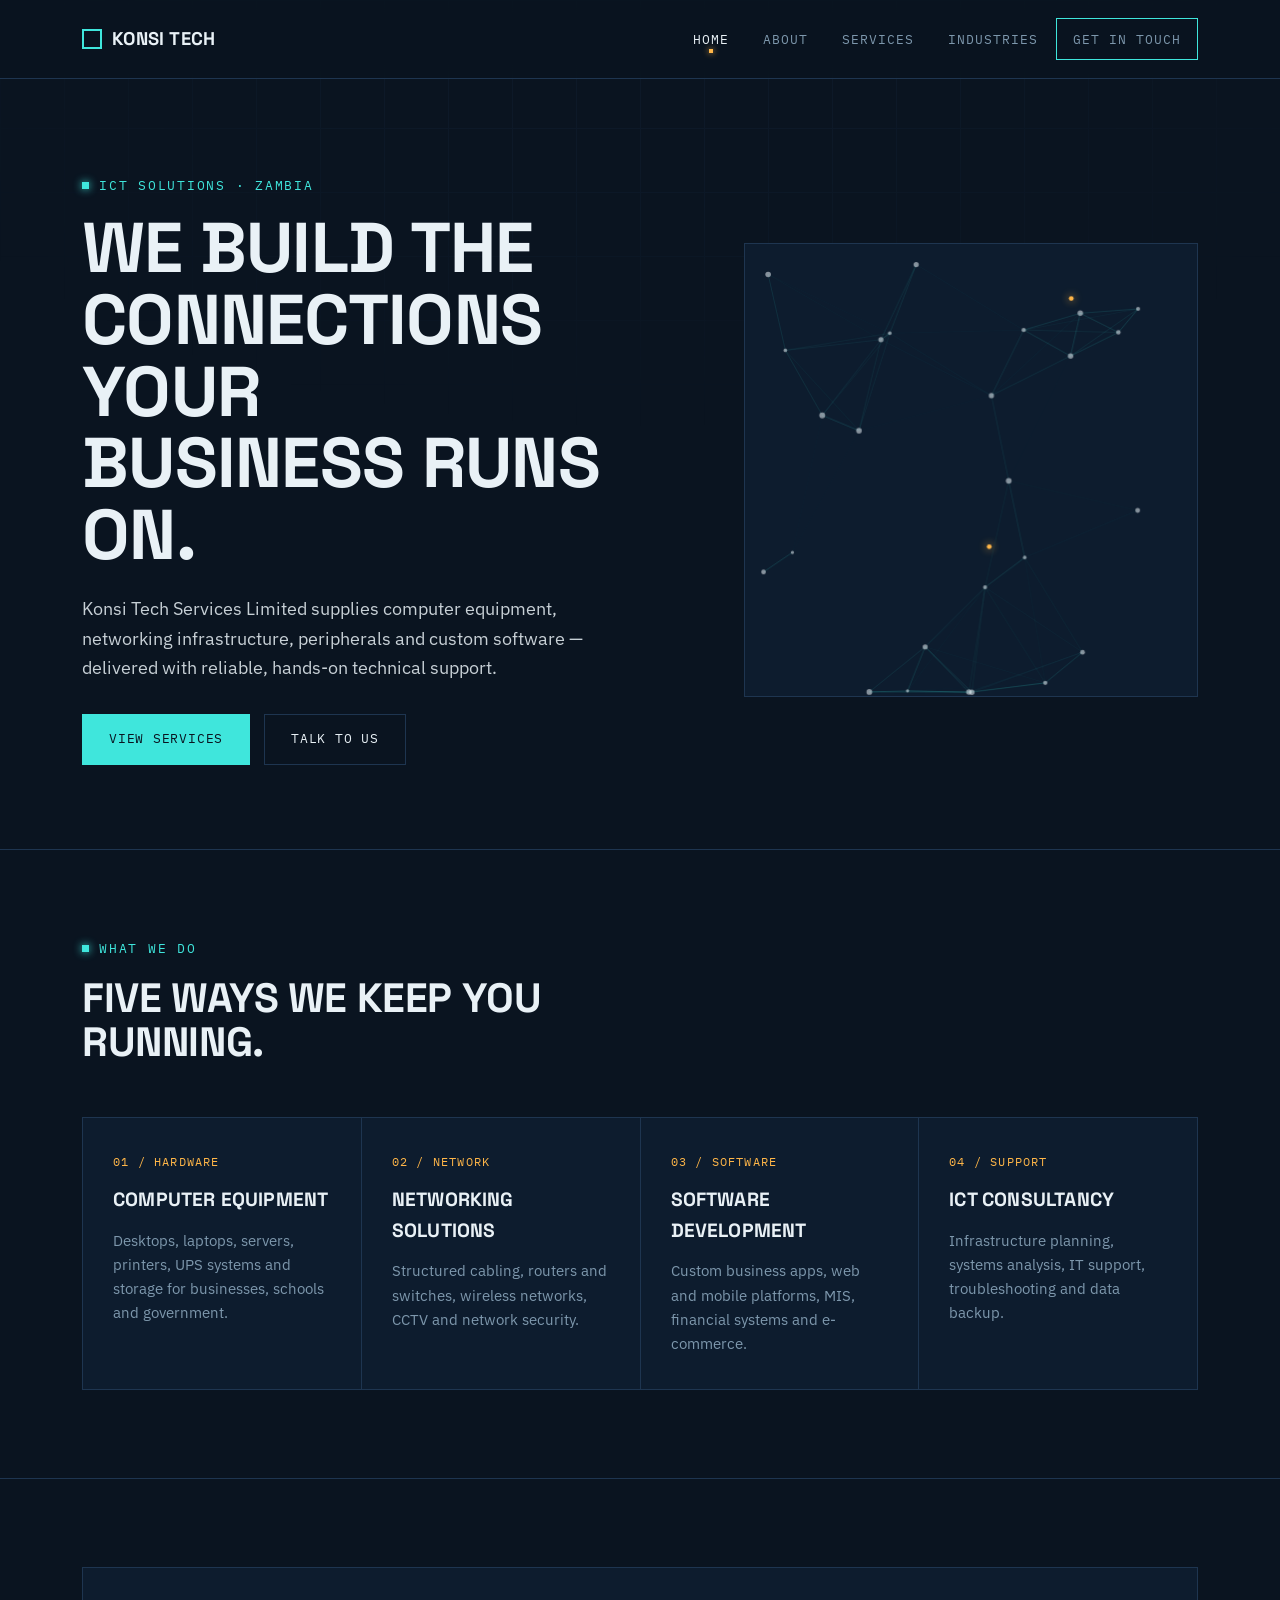
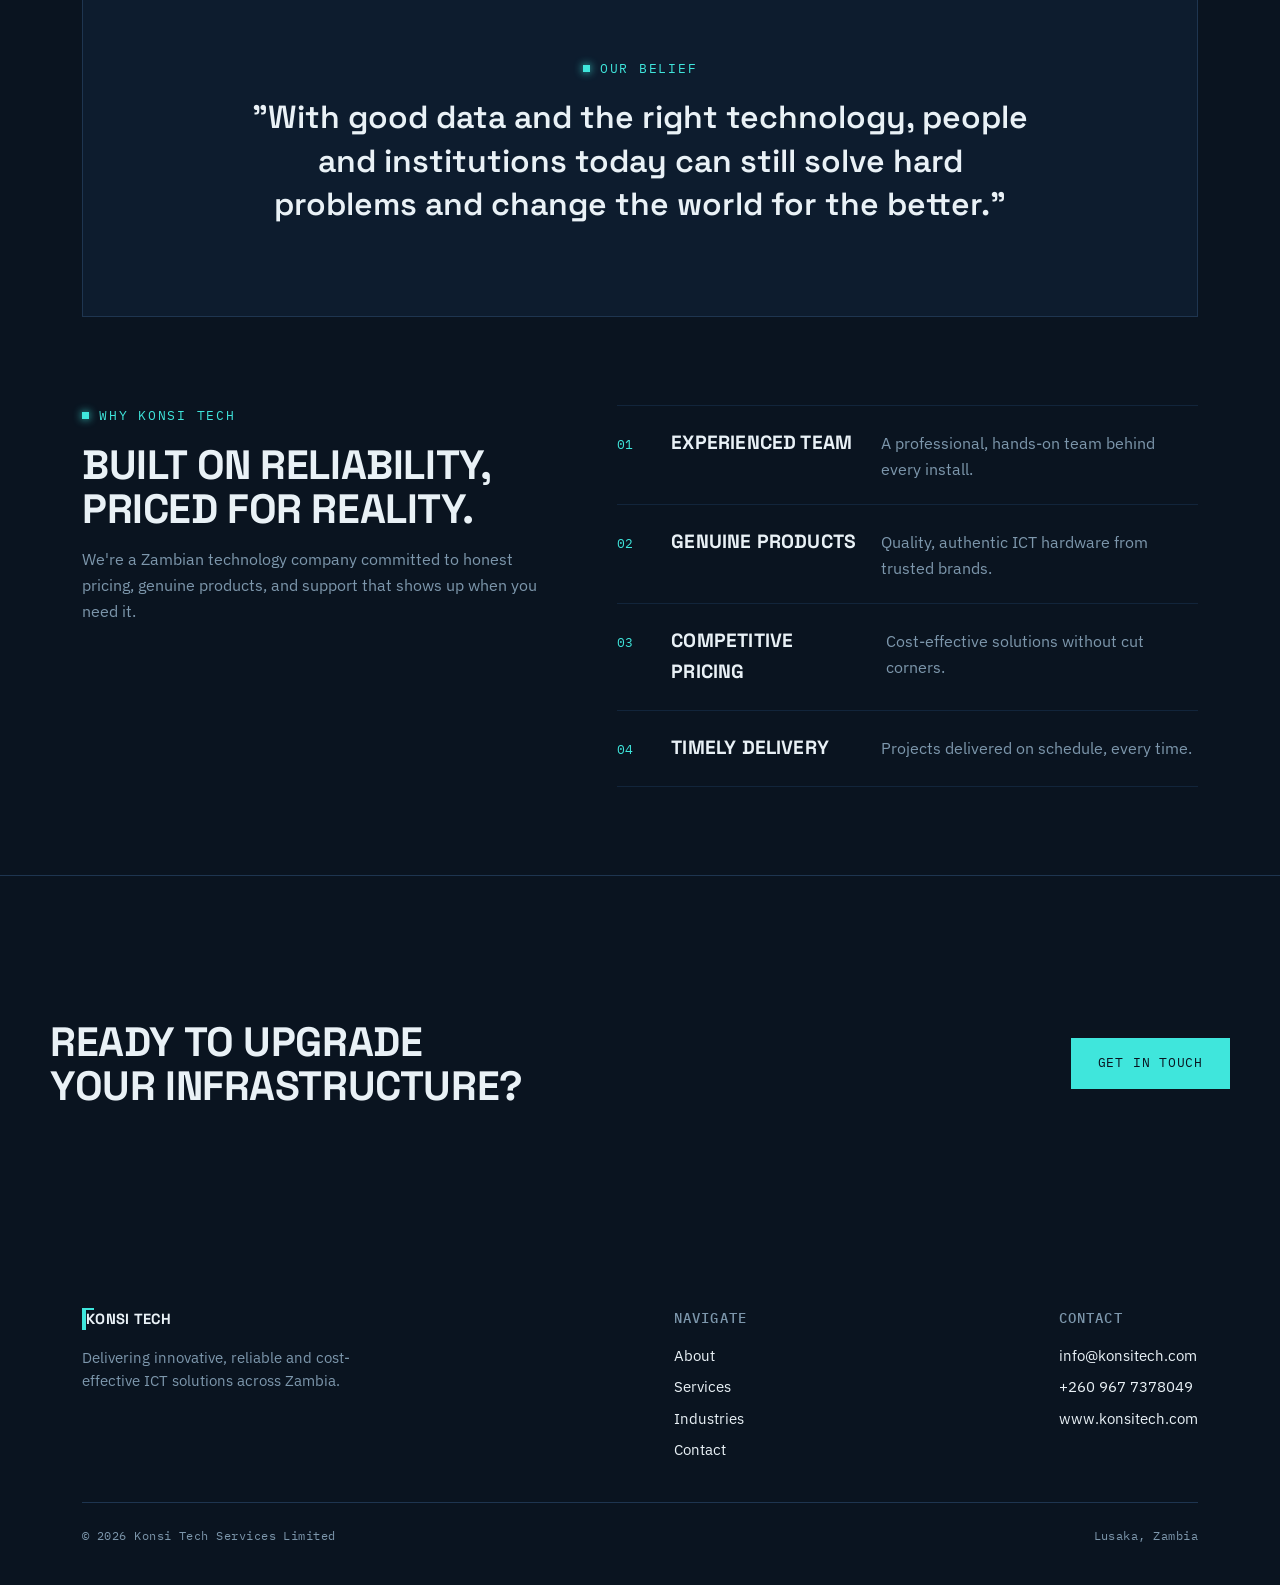
<file: index.html>
<!DOCTYPE html>
<html lang="en">
<head>
<meta charset="UTF-8">
<meta name="viewport" content="width=device-width, initial-scale=1.0">
<title>Konsi Tech Services Limited — ICT Products &amp; Software Solutions</title>
<meta name="description" content="Konsi Tech Services Limited supplies computer equipment, networking solutions, peripherals and custom software to businesses across Zambia.">
<link rel="stylesheet" href="style.css">
</head>
<body>
<div class="trace-bg"></div>

<header>
  <nav class="nav wrap">
    <a href="index.html" class="logo"><span class="chip"></span>KONSI TECH</a>
    <div class="navlinks">
      <a href="index.html" class="active">Home</a>
      <a href="about.html">About</a>
      <a href="services.html">Services</a>
      <a href="industries.html">Industries</a>
      <a href="contact.html" class="navcta">Get in Touch</a>
    </div>
    <button class="navtoggle">≡</button>
  </nav>
</header>

<main>
  <!-- HERO -->
  <section class="hero" style="border-bottom:1px solid var(--line);">
    <div class="wrap hero-grid">
      <div>
        <div class="eyebrow">ICT Solutions · Zambia</div>
        <h1>We build the<br>connections your<br>business runs on.</h1>
        <p class="lede">Konsi Tech Services Limited supplies computer equipment, networking infrastructure, peripherals and custom software — delivered with reliable, hands-on technical support.</p>
        <div class="hero-actions">
          <a href="services.html" class="btn btn-solid">View Services</a>
          <a href="contact.html" class="btn btn-ghost">Talk to Us</a>
        </div>
      </div>
      <canvas id="netcanvas" aria-hidden="true"></canvas>
    </div>
  </section>

  <!-- QUICK SERVICES -->
  <section>
    <div class="wrap">
      <div class="section-head" data-reveal>
        <div class="eyebrow">What We Do</div>
        <h2>Five ways we keep you running.</h2>
      </div>
      <div class="grid grid-4" data-reveal>
        <div class="cell">
          <span class="idx">01 / HARDWARE</span>
          <h3>Computer Equipment</h3>
          <p>Desktops, laptops, servers, printers, UPS systems and storage for businesses, schools and government.</p>
        </div>
        <div class="cell">
          <span class="idx">02 / NETWORK</span>
          <h3>Networking Solutions</h3>
          <p>Structured cabling, routers and switches, wireless networks, CCTV and network security.</p>
        </div>
        <div class="cell">
          <span class="idx">03 / SOFTWARE</span>
          <h3>Software Development</h3>
          <p>Custom business apps, web and mobile platforms, MIS, financial systems and e-commerce.</p>
        </div>
        <div class="cell">
          <span class="idx">04 / SUPPORT</span>
          <h3>ICT Consultancy</h3>
          <p>Infrastructure planning, systems analysis, IT support, troubleshooting and data backup.</p>
        </div>
      </div>
    </div>
  </section>

  <!-- SIGNATURE QUOTE -->
  <section style="border-bottom:none; padding-bottom:0;">
    <div class="wrap">
      <div class="signal-panel" data-reveal>
        <div class="eyebrow">Our Belief</div>
        <blockquote>"With good data and the right technology, people and institutions today can still solve hard problems and change the world for the better."</blockquote>
      </div>
    </div>
  </section>

  <!-- WHY CHOOSE US -->
  <section>
    <div class="wrap split">
      <div data-reveal>
        <div class="eyebrow">Why Konsi Tech</div>
        <h2>Built on reliability, priced for reality.</h2>
        <p style="margin-top:16px;">We're a Zambian technology company committed to honest pricing, genuine products, and support that shows up when you need it.</p>
      </div>
      <div data-reveal>
        <div class="value-row"><span class="num">01</span><h3>Experienced Team</h3><p>A professional, hands-on team behind every install.</p></div>
        <div class="value-row"><span class="num">02</span><h3>Genuine Products</h3><p>Quality, authentic ICT hardware from trusted brands.</p></div>
        <div class="value-row"><span class="num">03</span><h3>Competitive Pricing</h3><p>Cost-effective solutions without cut corners.</p></div>
        <div class="value-row"><span class="num">04</span><h3>Timely Delivery</h3><p>Projects delivered on schedule, every time.</p></div>
      </div>
    </div>
  </section>

  <!-- CTA -->
  <section style="border-bottom:none;">
    <div class="wrap cta-band" data-reveal>
      <h2>Ready to upgrade<br>your infrastructure?</h2>
      <a href="contact.html" class="btn btn-solid">Get in Touch</a>
    </div>
  </section>
</main>

<footer>
  <div class="wrap">
    <div class="foot-grid">
      <div class="foot-col" style="max-width:280px;">
        <a href="index.html" class="logo" style="margin-bottom:14px;"><span class="chip"></span>KONSI TECH</a>
        <p>Delivering innovative, reliable and cost-effective ICT solutions across Zambia.</p>
      </div>
      <div class="foot-col">
        <h3>Navigate</h3>
        <a href="about.html">About</a>
        <a href="services.html">Services</a>
        <a href="industries.html">Industries</a>
        <a href="contact.html">Contact</a>
      </div>
      <div class="foot-col">
        <h3>Contact</h3>
        <a href="mailto:info@konsitech.com">info@konsitech.com</a>
        <a href="tel:+260967737849">+260 967 7378049</a>
        <a href="https://www.konsitech.com">www.konsitech.com</a>
      </div>
    </div>
    <div class="foot-bottom">
      <span>© <span id="year"></span> Konsi Tech Services Limited</span>
      <span>Lusaka, Zambia</span>
    </div>
  </div>
</footer>

<script src="script.js"></script>
</body>
</html>
</file>
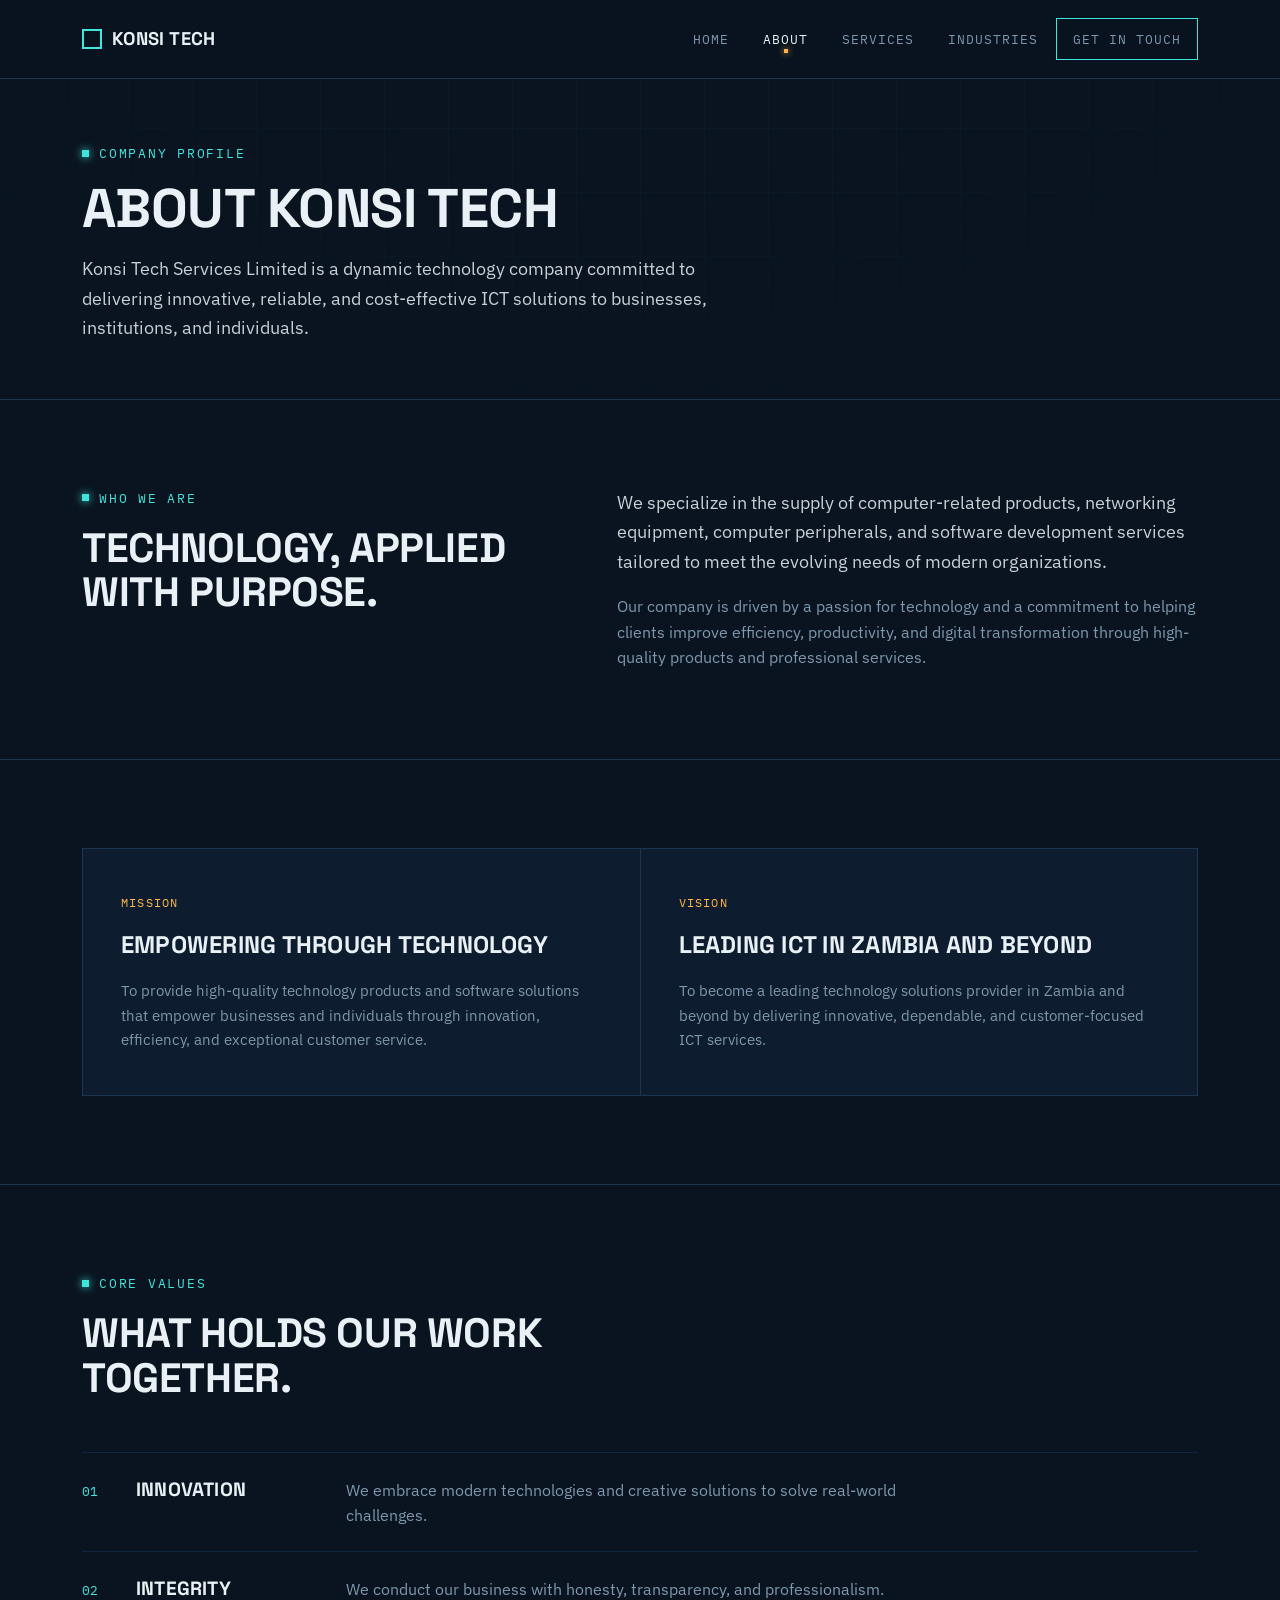
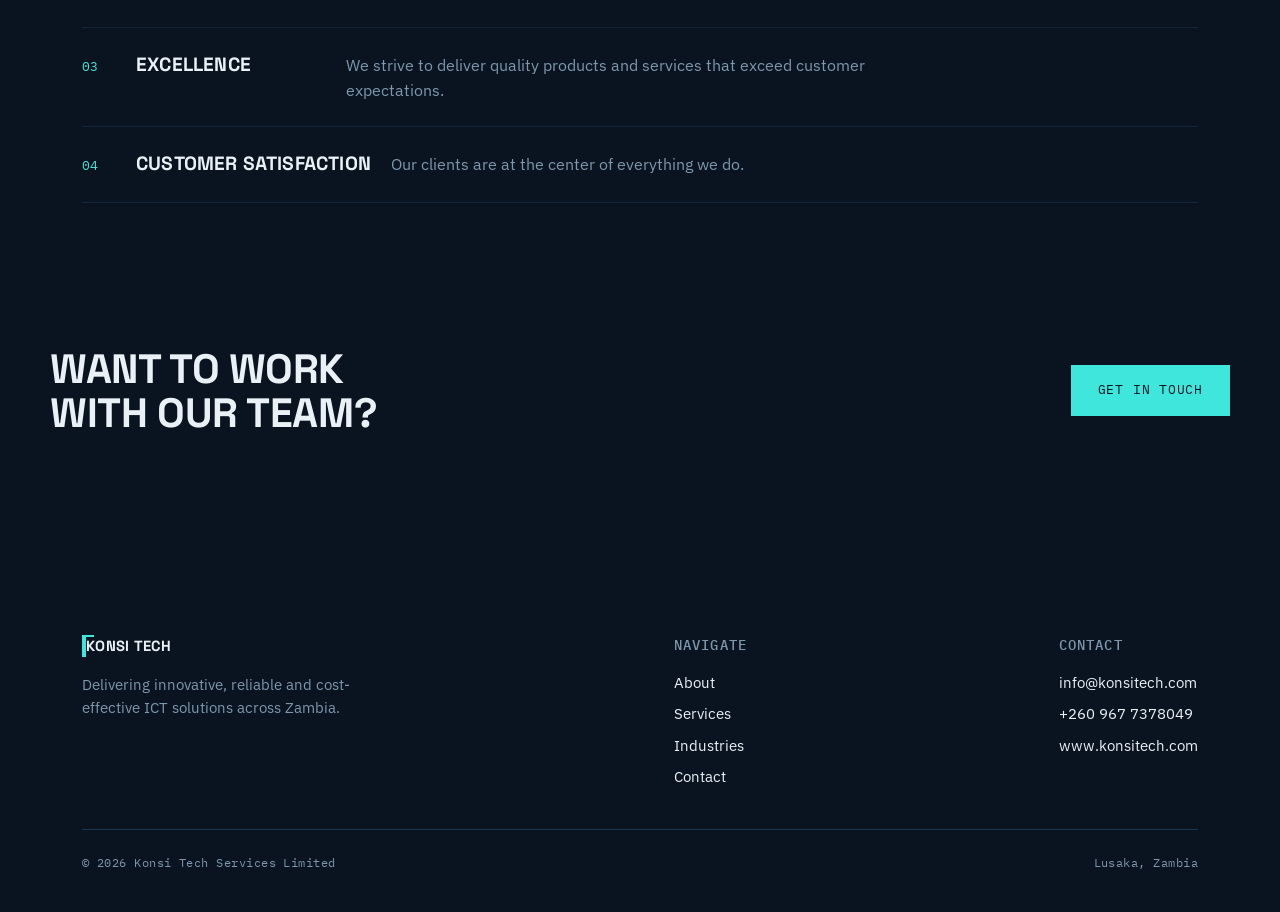
<file: about.html>
<!DOCTYPE html>
<html lang="en">
<head>
<meta charset="UTF-8">
<meta name="viewport" content="width=device-width, initial-scale=1.0">
<title>About — Konsi Tech Services Limited</title>
<meta name="description" content="Learn about Konsi Tech Services Limited's mission, vision and core values as a Zambian ICT solutions provider.">
<link rel="stylesheet" href="style.css">
</head>
<body>
<div class="trace-bg"></div>

<header>
  <nav class="nav wrap">
    <a href="index.html" class="logo"><span class="chip"></span>KONSI TECH</a>
    <div class="navlinks">
      <a href="index.html">Home</a>
      <a href="about.html" class="active">About</a>
      <a href="services.html">Services</a>
      <a href="industries.html">Industries</a>
      <a href="contact.html" class="navcta">Get in Touch</a>
    </div>
    <button class="navtoggle">≡</button>
  </nav>
</header>

<main>
  <section class="pagehead">
    <div class="wrap">
      <div class="eyebrow">Company Profile</div>
      <h1>About Konsi Tech</h1>
      <p class="lede">Konsi Tech Services Limited is a dynamic technology company committed to delivering innovative, reliable, and cost-effective ICT solutions to businesses, institutions, and individuals.</p>
    </div>
  </section>

  <section>
    <div class="wrap split">
      <div data-reveal>
        <div class="eyebrow">Who We Are</div>
        <h2>Technology, applied with purpose.</h2>
      </div>
      <div data-reveal>
        <p class="lede" style="margin-bottom:18px;">We specialize in the supply of computer-related products, networking equipment, computer peripherals, and software development services tailored to meet the evolving needs of modern organizations.</p>
        <p>Our company is driven by a passion for technology and a commitment to helping clients improve efficiency, productivity, and digital transformation through high-quality products and professional services.</p>
      </div>
    </div>
  </section>

  <section>
    <div class="wrap">
      <div class="grid grid-2" data-reveal>
        <div class="cell" style="padding:44px 38px;">
          <span class="idx">MISSION</span>
          <h3 style="font-size:1.5rem; margin-bottom:14px;">Empowering through technology</h3>
          <p>To provide high-quality technology products and software solutions that empower businesses and individuals through innovation, efficiency, and exceptional customer service.</p>
        </div>
        <div class="cell" style="padding:44px 38px;">
          <span class="idx">VISION</span>
          <h3 style="font-size:1.5rem; margin-bottom:14px;">Leading ICT in Zambia and beyond</h3>
          <p>To become a leading technology solutions provider in Zambia and beyond by delivering innovative, dependable, and customer-focused ICT services.</p>
        </div>
      </div>
    </div>
  </section>

  <section style="border-bottom:none;">
    <div class="wrap">
      <div class="section-head" data-reveal>
        <div class="eyebrow">Core Values</div>
        <h2>What holds our work together.</h2>
      </div>
      <div data-reveal>
        <div class="value-row"><span class="num">01</span><h3>Innovation</h3><p>We embrace modern technologies and creative solutions to solve real-world challenges.</p></div>
        <div class="value-row"><span class="num">02</span><h3>Integrity</h3><p>We conduct our business with honesty, transparency, and professionalism.</p></div>
        <div class="value-row"><span class="num">03</span><h3>Excellence</h3><p>We strive to deliver quality products and services that exceed customer expectations.</p></div>
        <div class="value-row"><span class="num">04</span><h3>Customer Satisfaction</h3><p>Our clients are at the center of everything we do.</p></div>
      </div>
    </div>
  </section>

  <section style="border-bottom:none; padding-top:0;">
    <div class="wrap cta-band" data-reveal>
      <h2>Want to work<br>with our team?</h2>
      <a href="contact.html" class="btn btn-solid">Get in Touch</a>
    </div>
  </section>
</main>

<footer>
  <div class="wrap">
    <div class="foot-grid">
      <div class="foot-col" style="max-width:280px;">
        <a href="index.html" class="logo" style="margin-bottom:14px;"><span class="chip"></span>KONSI TECH</a>
        <p>Delivering innovative, reliable and cost-effective ICT solutions across Zambia.</p>
      </div>
      <div class="foot-col">
        <h3>Navigate</h3>
        <a href="about.html">About</a>
        <a href="services.html">Services</a>
        <a href="industries.html">Industries</a>
        <a href="contact.html">Contact</a>
      </div>
      <div class="foot-col">
        <h3>Contact</h3>
        <a href="mailto:info@konsitech.com">info@konsitech.com</a>
        <a href="tel:+260967737849">+260 967 7378049</a>
        <a href="https://www.konsitech.com">www.konsitech.com</a>
      </div>
    </div>
    <div class="foot-bottom">
      <span>© <span id="year"></span> Konsi Tech Services Limited</span>
      <span>Lusaka, Zambia</span>
    </div>
  </div>
</footer>

<script src="script.js"></script>
</body>
</html>
</file>
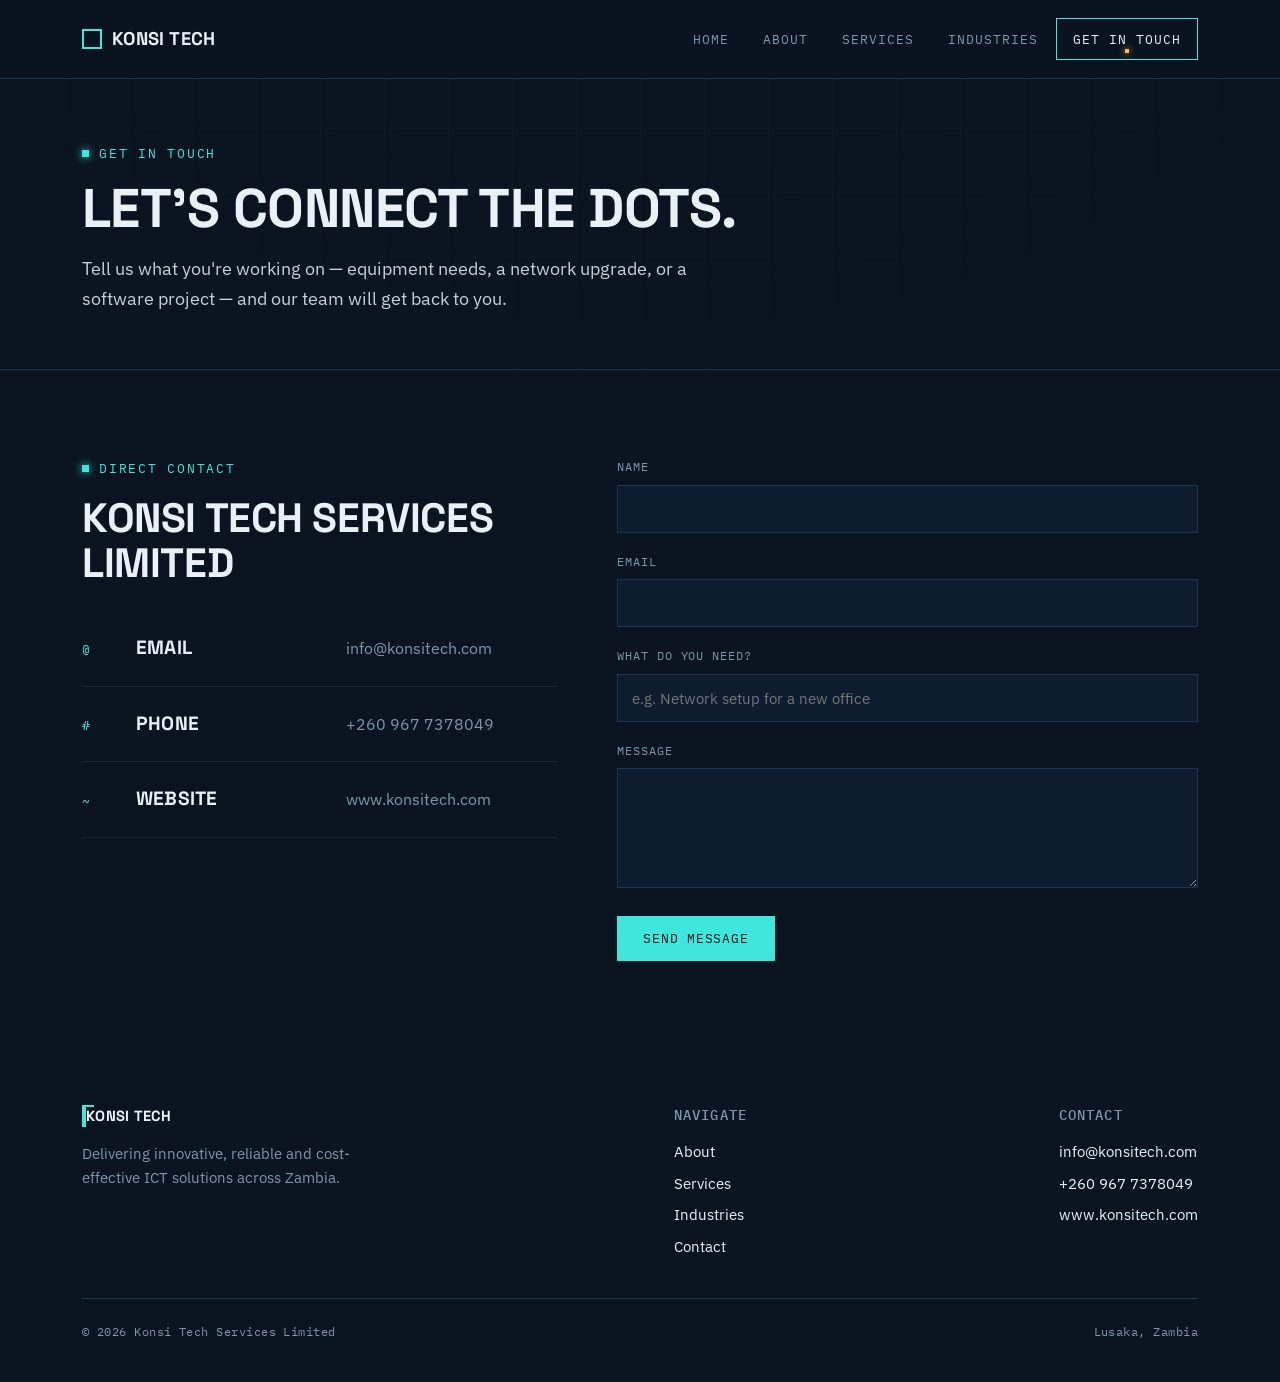
<file: contact.html>
<!DOCTYPE html>
<html lang="en">
<head>
<meta charset="UTF-8">
<meta name="viewport" content="width=device-width, initial-scale=1.0">
<title>Contact — Konsi Tech Services Limited</title>
<meta name="description" content="Get in touch with Konsi Tech Services Limited. Email info@konsitech.com or call +260 967 7378049.">
<link rel="stylesheet" href="style.css">
</head>
<body>
<div class="trace-bg"></div>

<header>
  <nav class="nav wrap">
    <a href="index.html" class="logo"><span class="chip"></span>KONSI TECH</a>
    <div class="navlinks">
      <a href="index.html">Home</a>
      <a href="about.html">About</a>
      <a href="services.html">Services</a>
      <a href="industries.html">Industries</a>
      <a href="contact.html" class="navcta active">Get in Touch</a>
    </div>
    <button class="navtoggle">≡</button>
  </nav>
</header>

<main>
  <section class="pagehead">
    <div class="wrap">
      <div class="eyebrow">Get In Touch</div>
      <h1>Let's connect the dots.</h1>
      <p class="lede">Tell us what you're working on — equipment needs, a network upgrade, or a software project — and our team will get back to you.</p>
    </div>
  </section>

  <section style="border-bottom:none;">
    <div class="wrap split">
      <div data-reveal>
        <div class="eyebrow">Direct Contact</div>
        <h2 style="margin-bottom:26px;">Konsi Tech Services Limited</h2>

        <div class="value-row" style="border-top:none;">
          <span class="num">@</span><h3>Email</h3><p><a href="mailto:info@konsitech.com">info@konsitech.com</a></p>
        </div>
        <div class="value-row">
          <span class="num">#</span><h3>Phone</h3><p><a href="tel:+260967737849">+260 967 7378049</a></p>
        </div>
        <div class="value-row">
          <span class="num">~</span><h3>Website</h3><p><a href="https://www.konsitech.com">www.konsitech.com</a></p>
        </div>
      </div>

      <form data-reveal id="contact-form">
        <div class="field">
          <label for="name">Name</label>
          <input type="text" id="name" name="name" required>
        </div>
        <div class="field">
          <label for="email">Email</label>
          <input type="email" id="email" name="email" required>
        </div>
        <div class="field">
          <label for="subject">What do you need?</label>
          <input type="text" id="subject" name="subject" placeholder="e.g. Network setup for a new office">
        </div>
        <div class="field">
          <label for="message">Message</label>
          <textarea id="message" name="message" required></textarea>
        </div>
        <button type="submit" class="btn btn-solid" style="border:none; cursor:pointer;">Send Message</button>
        <p id="form-status" style="display:none; margin-top:16px; font-size:0.9rem; color:var(--cyan);"></p>
      </form>
    </div>
  </section>
</main>

<footer>
  <div class="wrap">
    <div class="foot-grid">
      <div class="foot-col" style="max-width:280px;">
        <a href="index.html" class="logo" style="margin-bottom:14px;"><span class="chip"></span>KONSI TECH</a>
        <p>Delivering innovative, reliable and cost-effective ICT solutions across Zambia.</p>
      </div>
      <div class="foot-col">
        <h3>Navigate</h3>
        <a href="about.html">About</a>
        <a href="services.html">Services</a>
        <a href="industries.html">Industries</a>
        <a href="contact.html">Contact</a>
      </div>
      <div class="foot-col">
        <h3>Contact</h3>
        <a href="mailto:info@konsitech.com">info@konsitech.com</a>
        <a href="tel:+260967737849">+260 967 7378049</a>
        <a href="https://www.konsitech.com">www.konsitech.com</a>
      </div>
    </div>
    <div class="foot-bottom">
      <span>© <span id="year"></span> Konsi Tech Services Limited</span>
      <span>Lusaka, Zambia</span>
    </div>
  </div>
</footer>

<script src="script.js"></script>
</body>
</html>
</file>
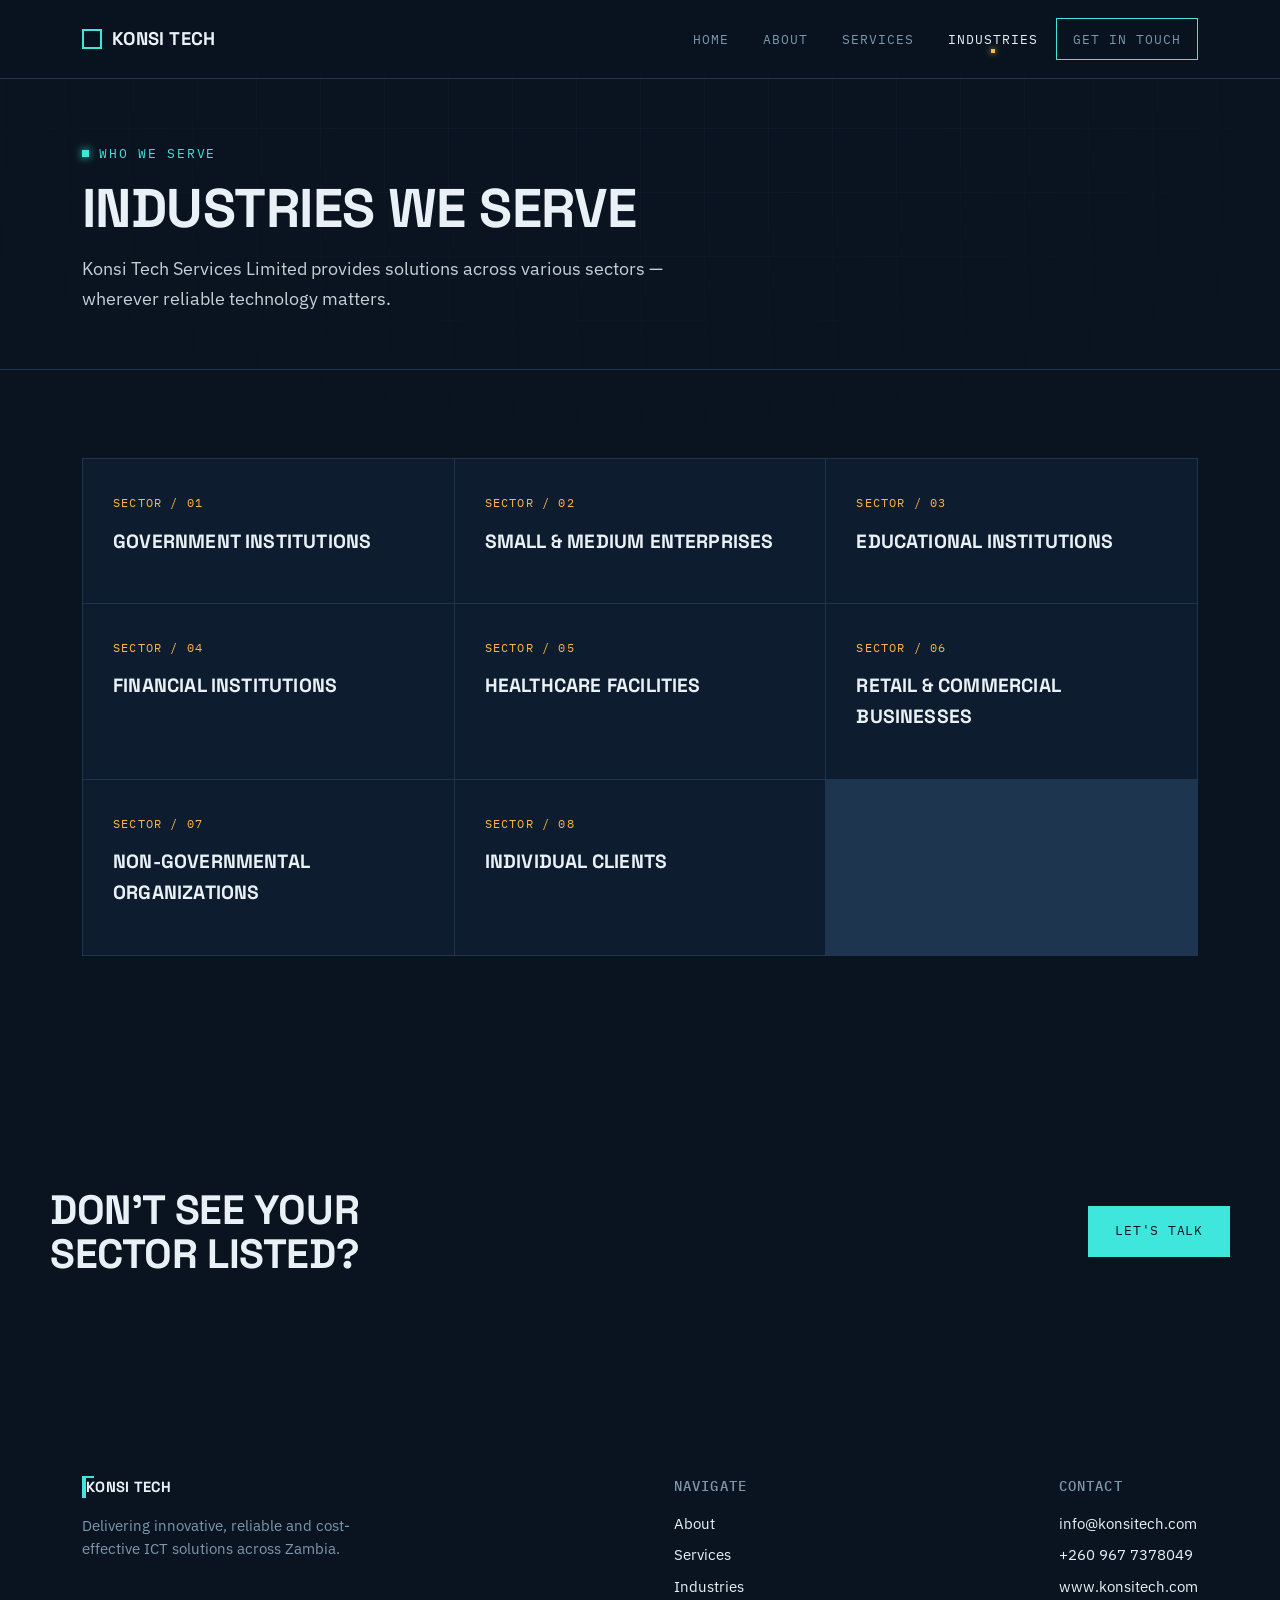
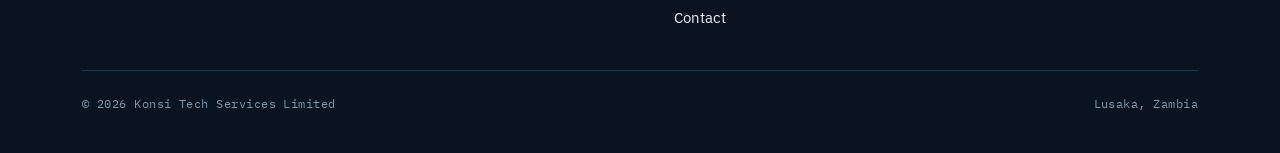
<file: industries.html>
<!DOCTYPE html>
<html lang="en">
<head>
<meta charset="UTF-8">
<meta name="viewport" content="width=device-width, initial-scale=1.0">
<title>Industries We Serve — Konsi Tech Services Limited</title>
<meta name="description" content="Konsi Tech Services Limited provides ICT solutions across government, education, healthcare, finance, retail, NGOs and individual clients.">
<link rel="stylesheet" href="style.css">
</head>
<body>
<div class="trace-bg"></div>

<header>
  <nav class="nav wrap">
    <a href="index.html" class="logo"><span class="chip"></span>KONSI TECH</a>
    <div class="navlinks">
      <a href="index.html">Home</a>
      <a href="about.html">About</a>
      <a href="services.html">Services</a>
      <a href="industries.html" class="active">Industries</a>
      <a href="contact.html" class="navcta">Get in Touch</a>
    </div>
    <button class="navtoggle">≡</button>
  </nav>
</header>

<main>
  <section class="pagehead">
    <div class="wrap">
      <div class="eyebrow">Who We Serve</div>
      <h1>Industries We Serve</h1>
      <p class="lede">Konsi Tech Services Limited provides solutions across various sectors — wherever reliable technology matters.</p>
    </div>
  </section>

  <section style="border-bottom:none;">
    <div class="wrap">
      <div class="grid grid-3" data-reveal>
        <div class="cell">
          <span class="idx">SECTOR / 01</span>
          <h3>Government Institutions</h3>
        </div>
        <div class="cell">
          <span class="idx">SECTOR / 02</span>
          <h3>Small &amp; Medium Enterprises</h3>
        </div>
        <div class="cell">
          <span class="idx">SECTOR / 03</span>
          <h3>Educational Institutions</h3>
        </div>
        <div class="cell">
          <span class="idx">SECTOR / 04</span>
          <h3>Financial Institutions</h3>
        </div>
        <div class="cell">
          <span class="idx">SECTOR / 05</span>
          <h3>Healthcare Facilities</h3>
        </div>
        <div class="cell">
          <span class="idx">SECTOR / 06</span>
          <h3>Retail &amp; Commercial Businesses</h3>
        </div>
        <div class="cell">
          <span class="idx">SECTOR / 07</span>
          <h3>Non-Governmental Organizations</h3>
        </div>
        <div class="cell">
          <span class="idx">SECTOR / 08</span>
          <h3>Individual Clients</h3>
        </div>
      </div>
    </div>
  </section>

  <section style="border-bottom:none;">
    <div class="wrap cta-band" data-reveal>
      <h2>Don't see your<br>sector listed?</h2>
      <a href="contact.html" class="btn btn-solid">Let's Talk</a>
    </div>
  </section>
</main>

<footer>
  <div class="wrap">
    <div class="foot-grid">
      <div class="foot-col" style="max-width:280px;">
        <a href="index.html" class="logo" style="margin-bottom:14px;"><span class="chip"></span>KONSI TECH</a>
        <p>Delivering innovative, reliable and cost-effective ICT solutions across Zambia.</p>
      </div>
      <div class="foot-col">
        <h3>Navigate</h3>
        <a href="about.html">About</a>
        <a href="services.html">Services</a>
        <a href="industries.html">Industries</a>
        <a href="contact.html">Contact</a>
      </div>
      <div class="foot-col">
        <h3>Contact</h3>
        <a href="mailto:info@konsitech.com">info@konsitech.com</a>
        <a href="tel:+260967737849">+260 967 7378049</a>
        <a href="https://www.konsitech.com">www.konsitech.com</a>
      </div>
    </div>
    <div class="foot-bottom">
      <span>© <span id="year"></span> Konsi Tech Services Limited</span>
      <span>Lusaka, Zambia</span>
    </div>
  </div>
</footer>

<script src="script.js"></script>
</body>
</html>
</file>
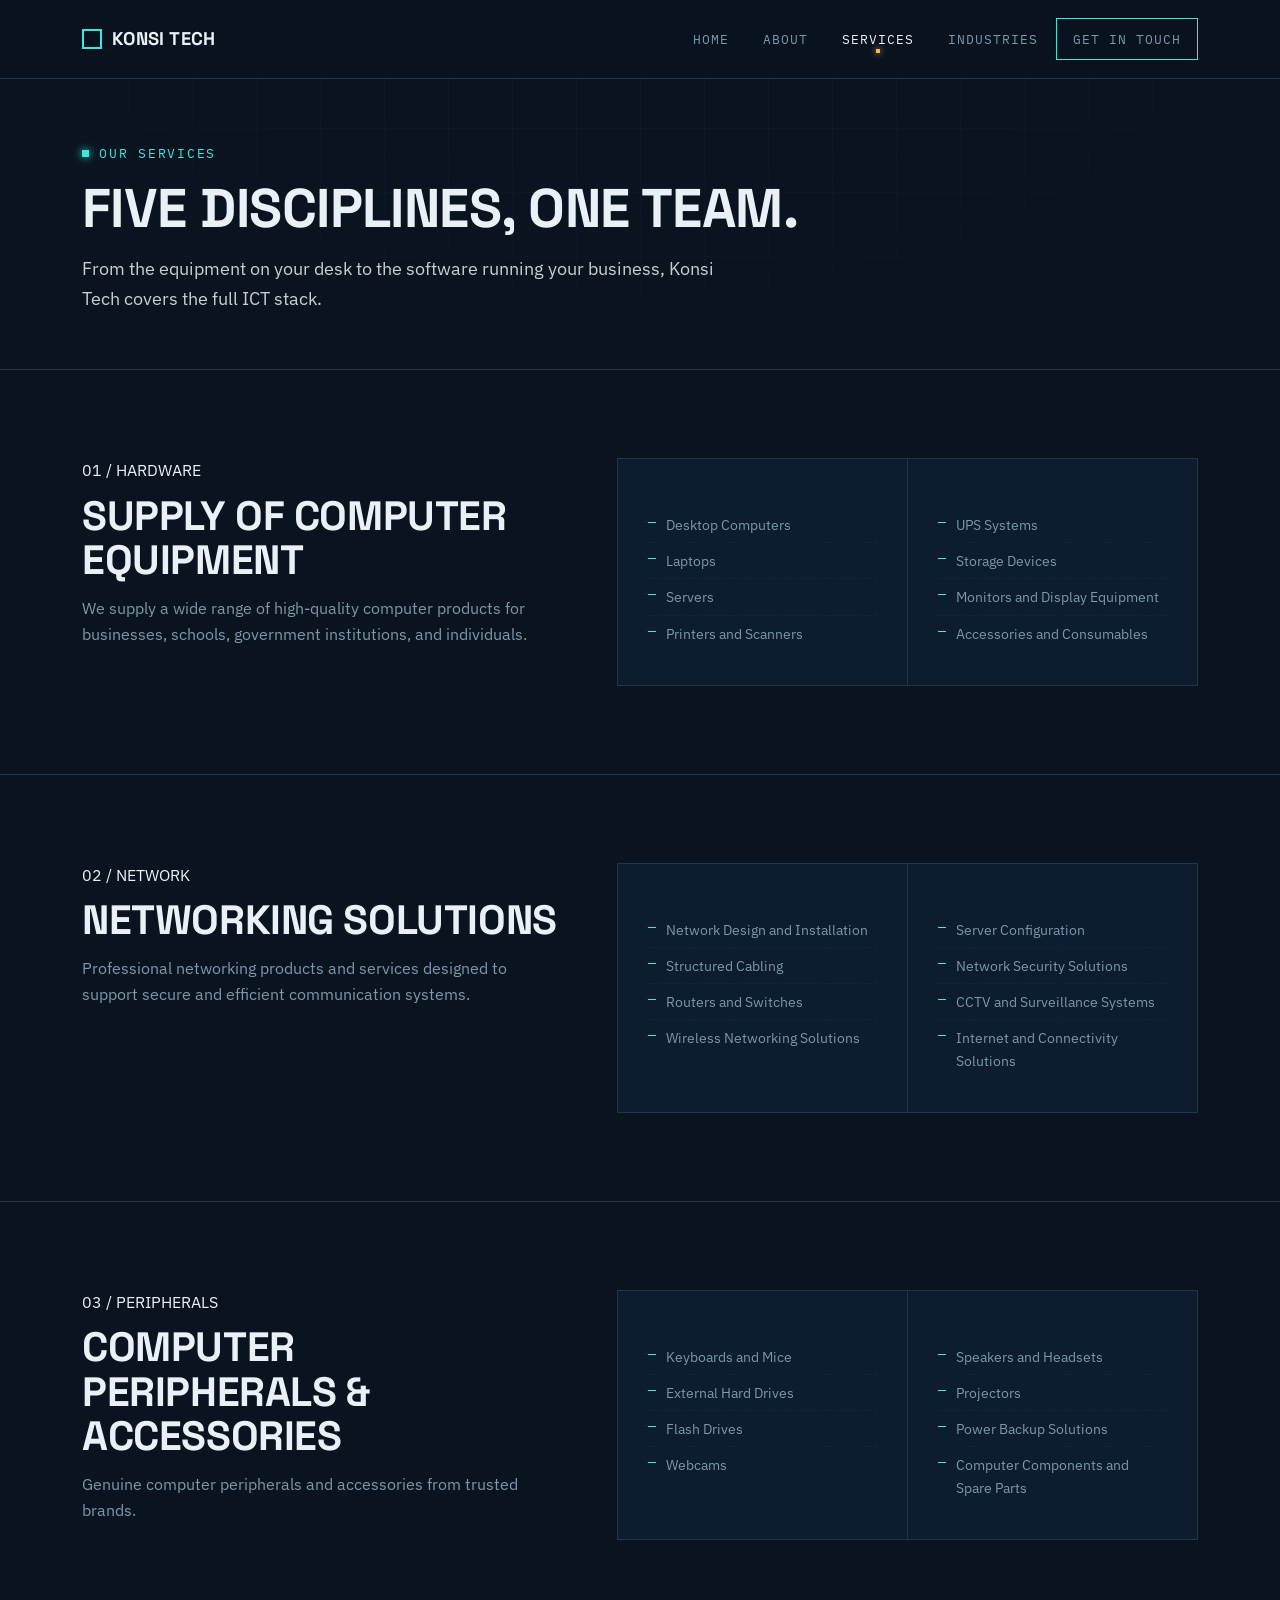
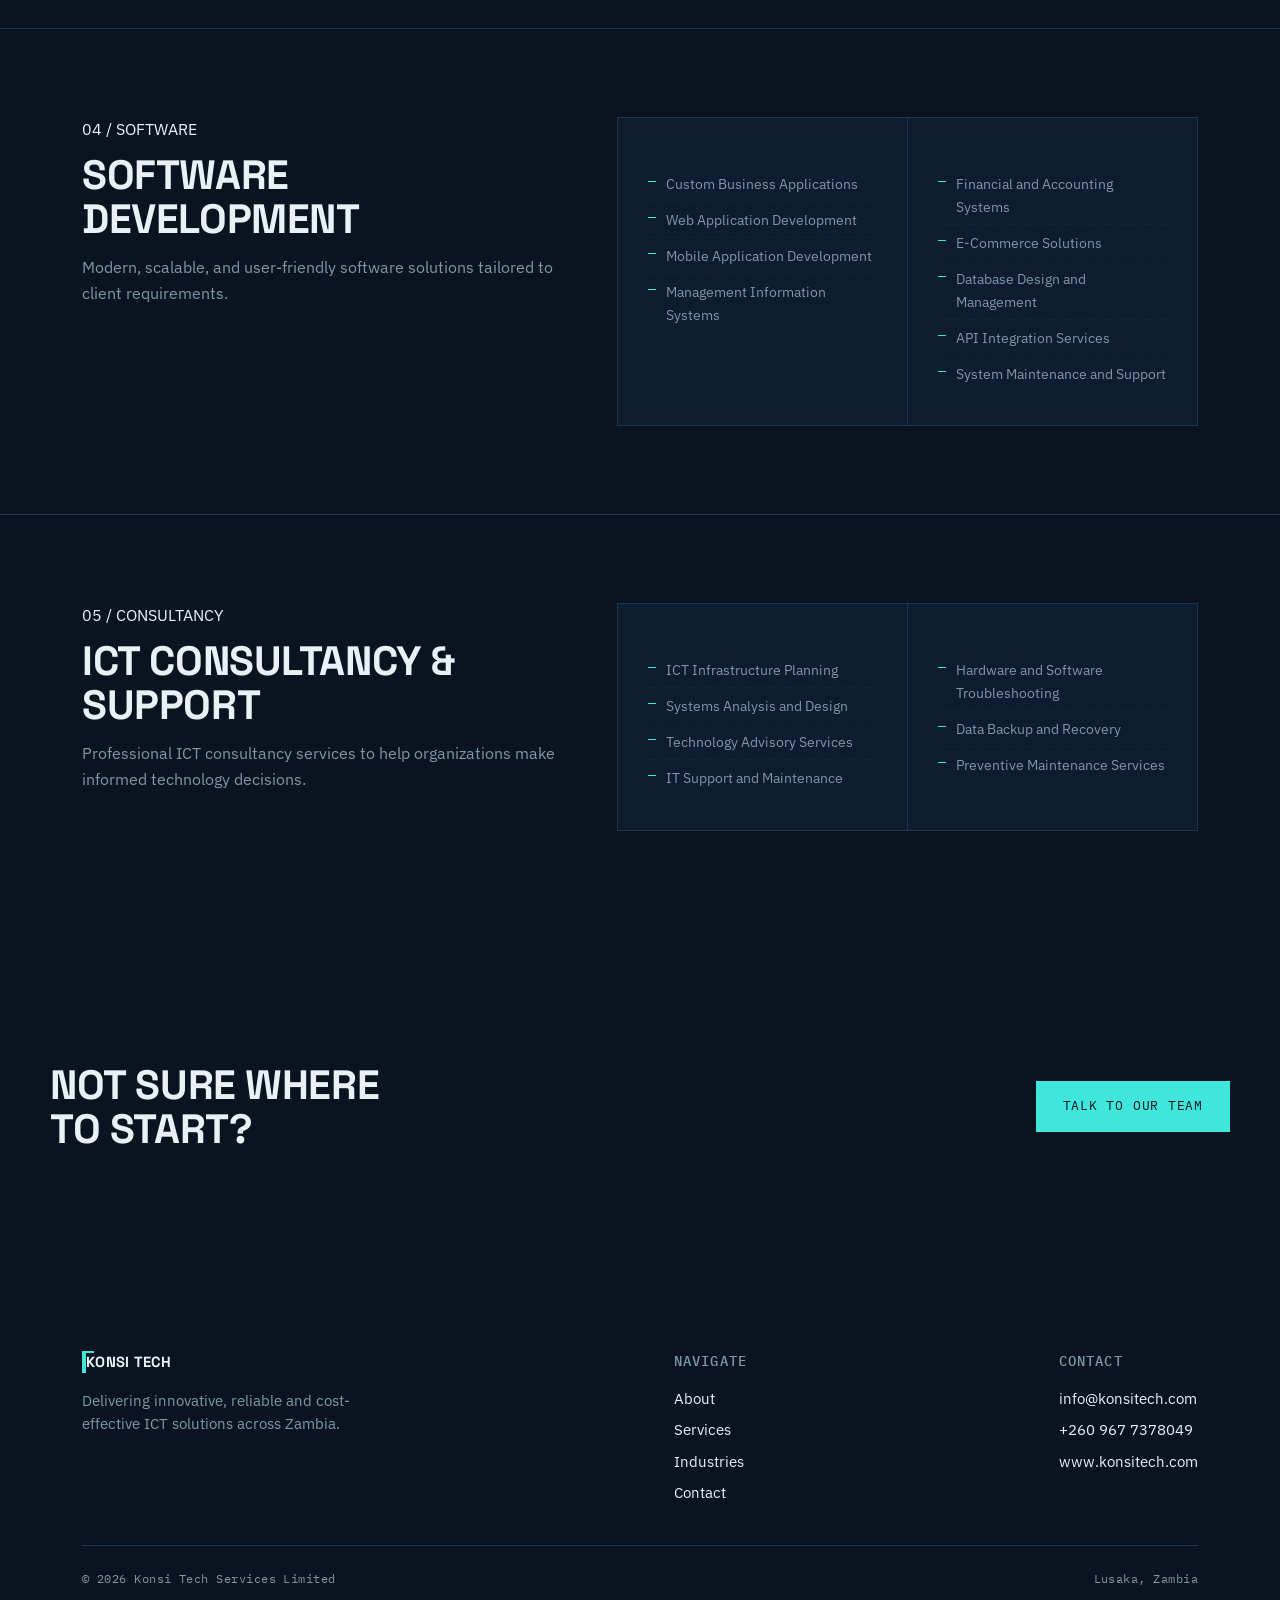
<file: services.html>
<!DOCTYPE html>
<html lang="en">
<head>
<meta charset="UTF-8">
<meta name="viewport" content="width=device-width, initial-scale=1.0">
<title>Services — Konsi Tech Services Limited</title>
<meta name="description" content="Explore Konsi Tech Services' full range of ICT offerings: computer equipment, networking, peripherals, software development and consultancy.">
<link rel="stylesheet" href="style.css">
</head>
<body>
<div class="trace-bg"></div>

<header>
  <nav class="nav wrap">
    <a href="index.html" class="logo"><span class="chip"></span>KONSI TECH</a>
    <div class="navlinks">
      <a href="index.html">Home</a>
      <a href="about.html">About</a>
      <a href="services.html" class="active">Services</a>
      <a href="industries.html">Industries</a>
      <a href="contact.html" class="navcta">Get in Touch</a>
    </div>
    <button class="navtoggle">≡</button>
  </nav>
</header>

<main>
  <section class="pagehead">
    <div class="wrap">
      <div class="eyebrow">Our Services</div>
      <h1>Five disciplines, one team.</h1>
      <p class="lede">From the equipment on your desk to the software running your business, Konsi Tech covers the full ICT stack.</p>
    </div>
  </section>

  <!-- 01 Hardware -->
  <section>
    <div class="wrap split">
      <div data-reveal>
        <span class="idx" style="display:block; margin-bottom:10px;">01 / HARDWARE</span>
        <h2>Supply of Computer Equipment</h2>
        <p style="margin-top:14px;">We supply a wide range of high-quality computer products for businesses, schools, government institutions, and individuals.</p>
      </div>
      <div class="grid grid-2" data-reveal>
        <div class="cell"><ul>
          <li>Desktop Computers</li><li>Laptops</li><li>Servers</li><li>Printers and Scanners</li>
        </ul></div>
        <div class="cell"><ul>
          <li>UPS Systems</li><li>Storage Devices</li><li>Monitors and Display Equipment</li><li>Accessories and Consumables</li>
        </ul></div>
      </div>
    </div>
  </section>

  <!-- 02 Networking -->
  <section>
    <div class="wrap split">
      <div data-reveal>
        <span class="idx" style="display:block; margin-bottom:10px;">02 / NETWORK</span>
        <h2>Networking Solutions</h2>
        <p style="margin-top:14px;">Professional networking products and services designed to support secure and efficient communication systems.</p>
      </div>
      <div class="grid grid-2" data-reveal>
        <div class="cell"><ul>
          <li>Network Design and Installation</li><li>Structured Cabling</li><li>Routers and Switches</li><li>Wireless Networking Solutions</li>
        </ul></div>
        <div class="cell"><ul>
          <li>Server Configuration</li><li>Network Security Solutions</li><li>CCTV and Surveillance Systems</li><li>Internet and Connectivity Solutions</li>
        </ul></div>
      </div>
    </div>
  </section>

  <!-- 03 Peripherals -->
  <section>
    <div class="wrap split">
      <div data-reveal>
        <span class="idx" style="display:block; margin-bottom:10px;">03 / PERIPHERALS</span>
        <h2>Computer Peripherals &amp; Accessories</h2>
        <p style="margin-top:14px;">Genuine computer peripherals and accessories from trusted brands.</p>
      </div>
      <div class="grid grid-2" data-reveal>
        <div class="cell"><ul>
          <li>Keyboards and Mice</li><li>External Hard Drives</li><li>Flash Drives</li><li>Webcams</li>
        </ul></div>
        <div class="cell"><ul>
          <li>Speakers and Headsets</li><li>Projectors</li><li>Power Backup Solutions</li><li>Computer Components and Spare Parts</li>
        </ul></div>
      </div>
    </div>
  </section>

  <!-- 04 Software -->
  <section>
    <div class="wrap split">
      <div data-reveal>
        <span class="idx" style="display:block; margin-bottom:10px;">04 / SOFTWARE</span>
        <h2>Software Development</h2>
        <p style="margin-top:14px;">Modern, scalable, and user-friendly software solutions tailored to client requirements.</p>
      </div>
      <div class="grid grid-2" data-reveal>
        <div class="cell"><ul>
          <li>Custom Business Applications</li><li>Web Application Development</li><li>Mobile Application Development</li><li>Management Information Systems</li>
        </ul></div>
        <div class="cell"><ul>
          <li>Financial and Accounting Systems</li><li>E-Commerce Solutions</li><li>Database Design and Management</li><li>API Integration Services</li><li>System Maintenance and Support</li>
        </ul></div>
      </div>
    </div>
  </section>

  <!-- 05 Consultancy -->
  <section style="border-bottom:none;">
    <div class="wrap split">
      <div data-reveal>
        <span class="idx" style="display:block; margin-bottom:10px;">05 / CONSULTANCY</span>
        <h2>ICT Consultancy &amp; Support</h2>
        <p style="margin-top:14px;">Professional ICT consultancy services to help organizations make informed technology decisions.</p>
      </div>
      <div class="grid grid-2" data-reveal>
        <div class="cell"><ul>
          <li>ICT Infrastructure Planning</li><li>Systems Analysis and Design</li><li>Technology Advisory Services</li><li>IT Support and Maintenance</li>
        </ul></div>
        <div class="cell"><ul>
          <li>Hardware and Software Troubleshooting</li><li>Data Backup and Recovery</li><li>Preventive Maintenance Services</li>
        </ul></div>
      </div>
    </div>
  </section>

  <section style="border-bottom:none;">
    <div class="wrap cta-band" data-reveal>
      <h2>Not sure where<br>to start?</h2>
      <a href="contact.html" class="btn btn-solid">Talk to Our Team</a>
    </div>
  </section>
</main>

<footer>
  <div class="wrap">
    <div class="foot-grid">
      <div class="foot-col" style="max-width:280px;">
        <a href="index.html" class="logo" style="margin-bottom:14px;"><span class="chip"></span>KONSI TECH</a>
        <p>Delivering innovative, reliable and cost-effective ICT solutions across Zambia.</p>
      </div>
      <div class="foot-col">
        <h3>Navigate</h3>
        <a href="about.html">About</a>
        <a href="services.html">Services</a>
        <a href="industries.html">Industries</a>
        <a href="contact.html">Contact</a>
      </div>
      <div class="foot-col">
        <h3>Contact</h3>
        <a href="mailto:info@konsitech.com">info@konsitech.com</a>
        <a href="tel:+260967737849">+260 967 7378049</a>
        <a href="https://www.konsitech.com">www.konsitech.com</a>
      </div>
    </div>
    <div class="foot-bottom">
      <span>© <span id="year"></span> Konsi Tech Services Limited</span>
      <span>Lusaka, Zambia</span>
    </div>
  </div>
</footer>

<script src="script.js"></script>
</body>
</html>
</file>
<file: style.css>
/* =========================================================
   KONSI TECH SERVICES — design tokens
   Palette: circuit-board navy + signal cyan + warm amber trace
   Display: Space Grotesk / Body: IBM Plex Sans / Mono: IBM Plex Mono
   ========================================================= */

@import url('https://fonts.googleapis.com/css2?family=Space+Grotesk:wght@500;600;700&family=IBM+Plex+Sans:wght@400;500;600&family=IBM+Plex+Mono:wght@400;500&display=swap');

:root{
  --ink:        #0a1420;
  --ink-2:      #0d1c2e;
  --ink-3:      #12253b;
  --line:       #1e3550;
  --paper:      #e9f1f6;
  --slate:      #7d97ac;
  --cyan:       #3fe6dc;
  --cyan-dim:   #1d5c58;
  --amber:      #ffb648;

  --display: 'Space Grotesk', sans-serif;
  --body: 'IBM Plex Sans', sans-serif;
  --mono: 'IBM Plex Mono', monospace;

  --edge: 2px;
  --max: 1180px;
}

*{ box-sizing: border-box; margin:0; padding:0; }
html{ scroll-behavior: smooth; }

body{
  background: var(--ink);
  color: var(--paper);
  font-family: var(--body);
  font-size: 16px;
  line-height: 1.6;
  overflow-x: hidden;
}

@media (prefers-reduced-motion: reduce){
  html{ scroll-behavior:auto; }
  *{ animation-duration:0.01ms !important; animation-iteration-count:1 !important; transition-duration:0.01ms !important; }
}

a{ color:inherit; text-decoration:none; }
img{ max-width:100%; display:block; }
ul{ list-style:none; }

.wrap{ max-width: var(--max); margin:0 auto; padding: 0 32px; }

/* ---------- background trace texture ---------- */
.trace-bg{
  position: fixed; inset:0; z-index:-1; pointer-events:none;
  background-image:
    linear-gradient(var(--line) 1px, transparent 1px),
    linear-gradient(90deg, var(--line) 1px, transparent 1px);
  background-size: 64px 64px;
  opacity:0.18;
  mask-image: radial-gradient(ellipse 80% 60% at 50% 0%, black 30%, transparent 80%);
}

/* ---------- eyebrow / mono labels (silkscreen) ---------- */
.eyebrow{
  font-family: var(--mono);
  font-size: 12.5px;
  letter-spacing: 0.14em;
  text-transform: uppercase;
  color: var(--cyan);
  display:flex; align-items:center; gap:10px;
  margin-bottom: 18px;
}
.eyebrow::before{
  content:"";
  width:7px; height:7px;
  background: var(--cyan);
  box-shadow: 0 0 8px var(--cyan);
  display:inline-block;
}

/* ---------- headings ---------- */
h1,h2,h3{
  font-family: var(--display);
  font-weight: 700;
  letter-spacing: -0.01em;
  color: var(--paper);
  text-transform: uppercase;
}
h1{ font-size: clamp(2.6rem, 5.5vw, 4.6rem); line-height: 1.02; }
h2{ font-size: clamp(1.8rem, 3.2vw, 2.6rem); line-height: 1.08; }
h3{ font-size: 1.2rem; letter-spacing: 0.01em; }
p{ color: var(--slate); max-width: 62ch; }
.lede{ font-size: 1.15rem; color: var(--paper); opacity:0.85; }

/* ---------- header / nav ---------- */
header{
  position: sticky; top:0; z-index:50;
  background: rgba(10,20,32,0.86);
  backdrop-filter: blur(10px);
  border-bottom: 1px solid var(--line);
}
.nav{
  display:flex; align-items:center; justify-content:space-between;
  height: 78px;
}
.logo{
  font-family: var(--display); font-weight:700;
  font-size: 1.15rem; letter-spacing: 0.02em;
  display:flex; align-items:center; gap:10px;
}
.logo .chip{
  width:20px; height:20px; border:2px solid var(--cyan);
  position:relative; flex-shrink:0;
}
.logo .chip::before,.logo .chip::after{
  content:""; position:absolute; background:var(--cyan);
}
.logo .chip::before{ width:8px; height:2px; top:-2px; left:2px; }
.logo .chip::after{ width:2px; height:8px; left:-2px; top:2px; }

.navlinks{ display:flex; gap:2px; align-items:center; }
.navlinks a{
  font-family: var(--mono); font-size: 12.5px; letter-spacing: 0.08em;
  text-transform: uppercase; color: var(--slate);
  padding: 10px 16px; position:relative;
  transition: color 0.2s ease;
}
.navlinks a::before{
  content:""; position:absolute; left:50%; bottom:6px;
  width:4px; height:4px; background:transparent;
  transform: translateX(-50%); transition: background 0.2s ease;
}
.navlinks a:hover, .navlinks a.active{ color: var(--paper); }
.navlinks a.active::before{ background: var(--amber); box-shadow:0 0 6px var(--amber); }

.navcta{
  font-family: var(--mono); font-size:12px; letter-spacing:0.08em; text-transform:uppercase;
  border:1px solid var(--cyan); color:var(--cyan);
  padding: 9px 16px; transition: all 0.2s ease;
}
.navcta:hover{ background:var(--cyan); color:var(--ink); }

.navtoggle{ display:none; background:none; border:1px solid var(--line); color:var(--paper); width:40px; height:40px; font-family:var(--mono); font-size:18px; }

@media (max-width: 860px){
  .navlinks{
    position:fixed; top:78px; left:0; right:0; bottom:0;
    background: var(--ink); flex-direction:column; align-items:flex-start;
    padding: 24px 32px; gap:4px; border-top:1px solid var(--line);
    transform: translateY(-8px); opacity:0; pointer-events:none;
    transition: all 0.25s ease;
  }
  .navlinks.open{ transform:translateY(0); opacity:1; pointer-events:auto; }
  .navlinks a{ width:100%; padding:14px 0; border-bottom:1px solid var(--ink-3); }
  .navcta{ margin-top:12px; }
  .navtoggle{ display:block; }
}

/* ---------- hero ---------- */
.hero{
  position:relative;
  padding: 96px 0 84px;
  border-bottom: 1px solid var(--line);
  overflow:hidden;
}
.hero-grid{
  display:grid; grid-template-columns: 1.15fr 0.85fr; gap:48px; align-items:center;
}
#netcanvas{
  width:100%; aspect-ratio: 1/1; border:1px solid var(--line);
  background: var(--ink-2);
}
.hero p.lede{ margin: 22px 0 32px; max-width:50ch; }
.hero-actions{ display:flex; gap:14px; flex-wrap:wrap; }

.btn{
  font-family: var(--mono); font-size:13px; letter-spacing:0.06em; text-transform:uppercase;
  padding: 14px 26px; display:inline-flex; align-items:center; gap:10px;
  border: 1px solid var(--cyan); transition: all 0.2s ease;
}
.btn-solid{ background: var(--cyan); color: var(--ink); }
.btn-solid:hover{ background: var(--paper); border-color: var(--paper); }
.btn-ghost{ color: var(--paper); border-color: var(--line); }
.btn-ghost:hover{ border-color: var(--cyan); color: var(--cyan); }

@media (max-width: 860px){
  .hero-grid{ grid-template-columns:1fr; }
  .hero{ padding: 56px 0 56px; }
}

/* ---------- section scaffolding ---------- */
section{ padding: 88px 0; border-bottom: 1px solid var(--line); }
section:last-of-type{ border-bottom:none; }
.section-head{ max-width: 640px; margin-bottom: 52px; }
.split{ display:grid; grid-template-columns: 0.9fr 1.1fr; gap:60px; }
@media (max-width:860px){ .split{ grid-template-columns:1fr; gap:36px; } }

/* ---------- cards / grids ---------- */
.grid{ display:grid; gap: 1px; background: var(--line); border:1px solid var(--line); }
.grid-3{ grid-template-columns: repeat(3, 1fr); }
.grid-4{ grid-template-columns: repeat(4, 1fr); }
.grid-2{ grid-template-columns: repeat(2, 1fr); }
@media (max-width: 860px){
  .grid-3, .grid-4, .grid-2{ grid-template-columns: 1fr; }
}
.cell{
  background: var(--ink-2); padding: 34px 30px;
  transition: background 0.25s ease;
}
.cell:hover{ background: var(--ink-3); }
.cell .idx{ font-family:var(--mono); color:var(--amber); font-size:12px; letter-spacing:0.1em; display:block; margin-bottom:14px; }
.cell h3{ margin-bottom:12px; }
.cell p{ font-size: 0.95rem; }
.cell ul{ margin-top:14px; }
.cell li{
  font-size:0.9rem; color: var(--slate); padding: 6px 0 6px 18px; position:relative;
  border-top: 1px dashed var(--ink-3);
}
.cell li:first-child{ border-top:none; }
.cell li::before{ content:""; position:absolute; left:0; top:15px; width:8px; height:1px; background:var(--cyan); }

/* ---------- stat / value strip ---------- */
.value-row{
  display:flex; align-items:baseline; gap:20px; padding: 22px 0;
  border-top: 1px solid var(--ink-3);
}
.value-row:last-child{ border-bottom:1px solid var(--ink-3); }
.value-row .num{ font-family: var(--mono); color: var(--cyan); font-size:13px; width:34px; flex-shrink:0; }
.value-row h3{ min-width: 190px; }
.value-row p{ margin:0; }
@media (max-width:640px){
  .value-row{ flex-direction:column; gap:6px; }
  .value-row h3{ min-width:0; }
}

/* ---------- quote / signature panel ---------- */
.signal-panel{
  position:relative; text-align:center; padding: 90px 32px;
  background: var(--ink-2);
  border: 1px solid var(--line);
}
.signal-panel blockquote{
  font-family: var(--display); font-weight:600; text-transform:none;
  font-size: clamp(1.3rem, 3vw, 2rem); color: var(--paper);
  max-width: 780px; margin: 0 auto; line-height:1.35;
}
.signal-panel .eyebrow{ justify-content:center; }

/* ---------- CTA band ---------- */
.cta-band{
  display:flex; align-items:center; justify-content:space-between; gap:24px; flex-wrap:wrap;
  padding: 56px 0;
}
.cta-band h2{ margin:0; }

/* ---------- footer ---------- */
footer{ padding: 56px 0 40px; }
.foot-grid{ display:flex; justify-content:space-between; gap:32px; flex-wrap:wrap; padding-bottom:32px; border-bottom:1px solid var(--line); }
.foot-col h3{ font-size:0.85rem; color:var(--slate); letter-spacing:0.08em; margin-bottom:14px; font-family:var(--mono); text-transform:uppercase; font-weight:500; }
.foot-col a, .foot-col p{ font-size:0.92rem; color: var(--paper); display:block; margin-bottom:8px; }
.foot-col p{ color: var(--slate); max-width: 36ch; }
.foot-bottom{ display:flex; justify-content:space-between; padding-top:24px; font-family:var(--mono); font-size:11.5px; color:var(--slate); letter-spacing:0.04em; flex-wrap:wrap; gap:10px; }

/* ---------- page hero (inner pages) ---------- */
.pagehead{ padding: 64px 0 56px; border-bottom:1px solid var(--line); }
.pagehead h1{ font-size: clamp(2.2rem, 4.5vw, 3.4rem); }
.pagehead .lede{ margin-top:18px; max-width:60ch; }

/* ---------- misc ---------- */
.tag{
  font-family: var(--mono); font-size:11px; letter-spacing:0.08em; text-transform:uppercase;
  border:1px solid var(--line); color:var(--slate); padding:5px 10px; display:inline-block;
}
.industry-item{
  display:flex; align-items:center; gap:14px; padding:22px 26px;
  background:var(--ink-2); border:1px solid var(--line);
}
.industry-item .mark{ width:10px; height:10px; border:1px solid var(--cyan); flex-shrink:0; }

/* contact form */
.field{ margin-bottom:20px; }
.field label{ display:block; font-family:var(--mono); font-size:11.5px; letter-spacing:0.08em; text-transform:uppercase; color:var(--slate); margin-bottom:8px; }
.field input, .field textarea{
  width:100%; background: var(--ink-2); border:1px solid var(--line); color:var(--paper);
  padding: 13px 14px; font-family: var(--body); font-size:0.95rem;
}
.field input:focus, .field textarea:focus{ outline:none; border-color:var(--cyan); }
.field textarea{ resize: vertical; min-height:120px; }
</file>
